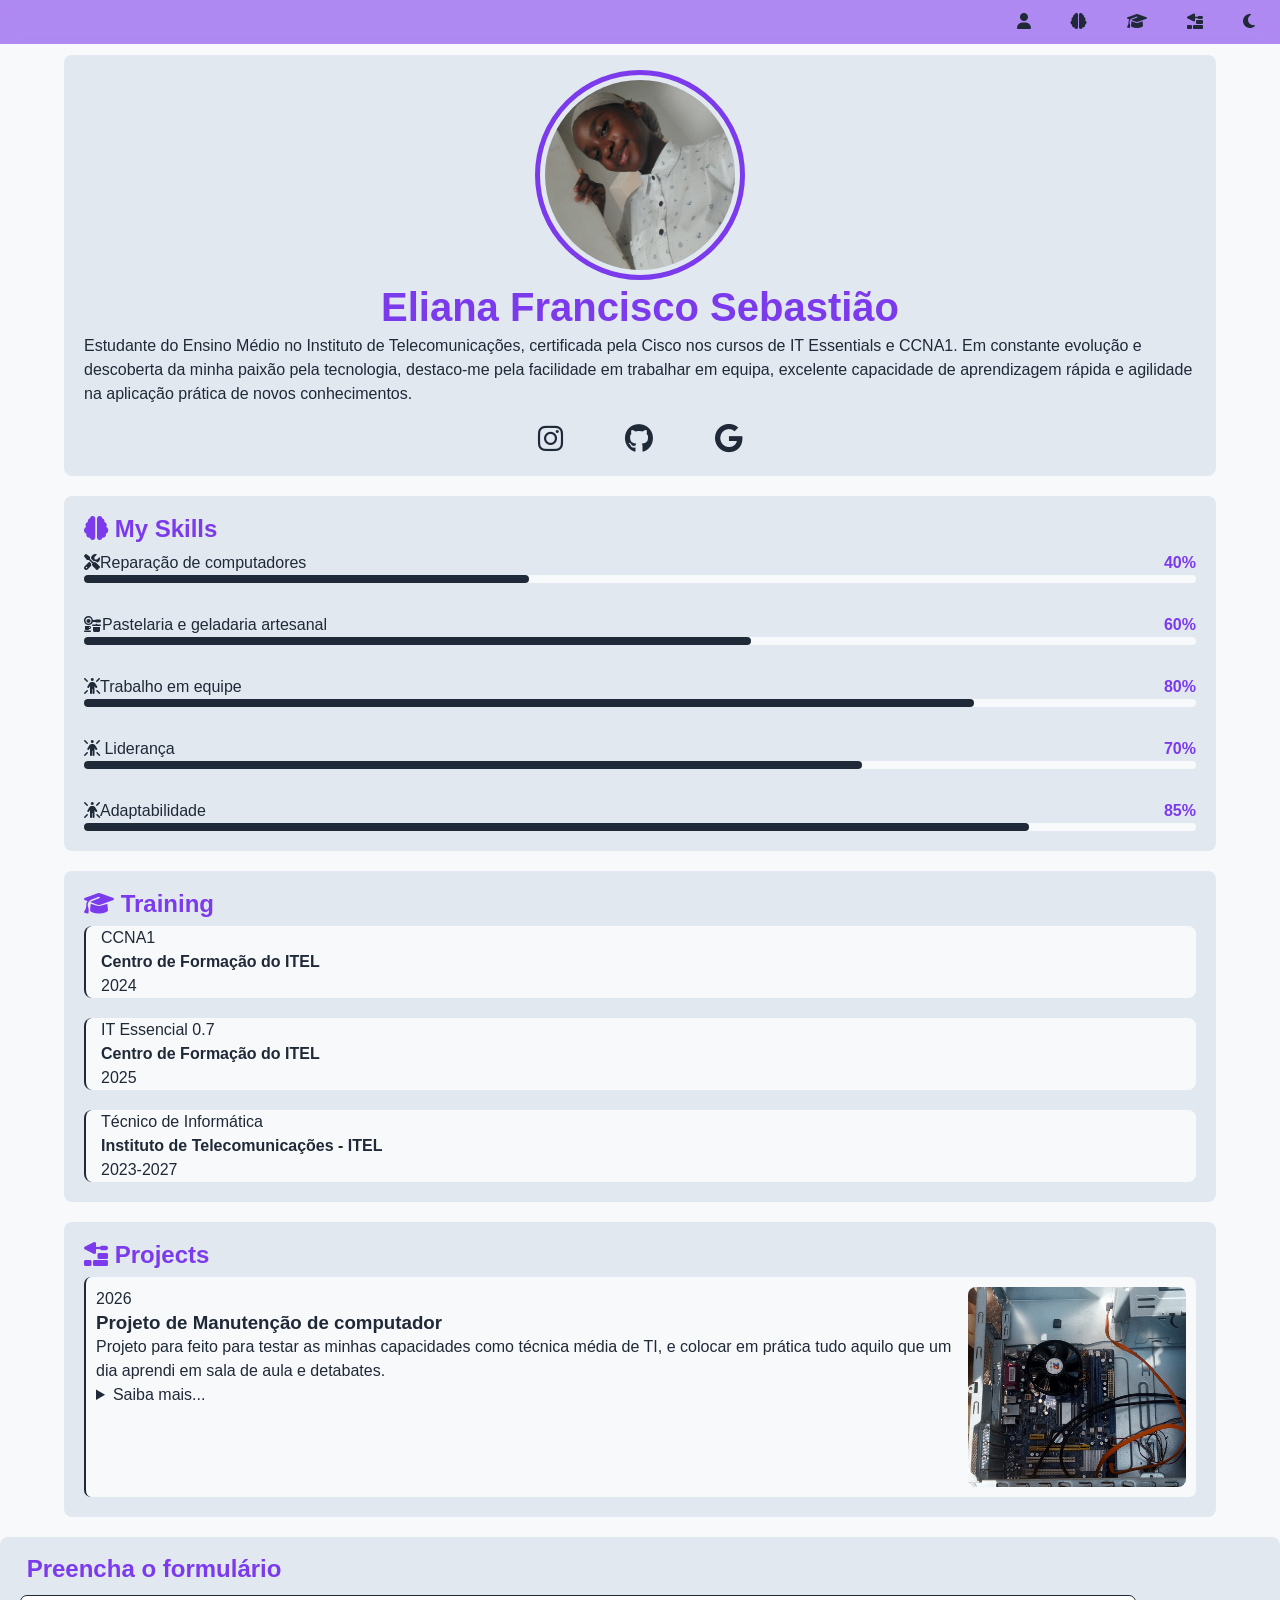
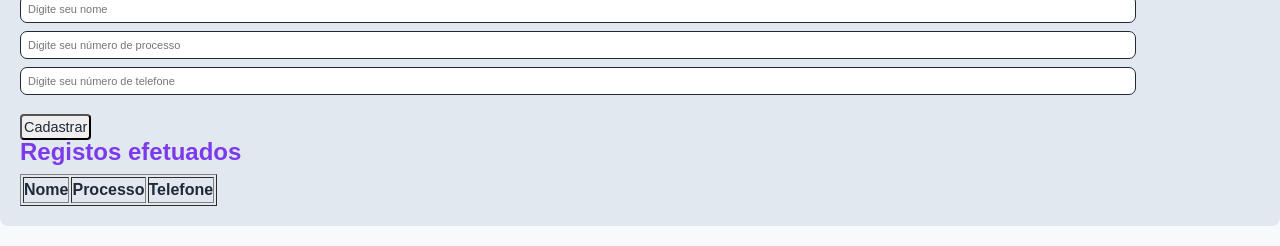
<file: index.html>
<!DOCTYPE html>
<html lang="pt-pt">
<head>
    <meta charset="UTF-8">
    <meta name="viewport" content="width=device-width, initial-scale=1.0">
    <title>Portfólio Eliana Sebastião </title>
    <link rel="stylesheet" href="https://cdnjs.cloudflare.com/ajax/libs/font-awesome/6.5.1/css/all.min.css">
    <link rel="stylesheet" href="estilos/style.css">
</head>
<body>
    <header>
<nav id="menu">
    <ul>
        <li><a href="#About"><i class="fa-solid fa-user"></i></a></li>
        <li><a href="#Skills" id="ins"> <i class="fa-solid fa-brain"></i></a></li>
        <li><a href="#Training"><i class="fa-solid fa-graduation-cap"></i></a></li>
        <li><a href="#Projects"><i class="fa-solid fa-trowel-bricks"> </i></a></li>
        <li><a href=""><i class="fa-solid fa-moon"></i></a></li>
    </ul>
</nav>
    </header>

    <main>
    <section id="About">
        <img src="imagens/IMG-20260104-WA0164.jpg" alt="Eliana Sebastião" class="foto">
        <h1 id="myname">Eliana Francisco Sebastião</h1>
        <p>Estudante do Ensino Médio no Instituto de Telecomunicações, certificada pela Cisco nos cursos de IT Essentials e CCNA1. Em constante evolução e descoberta da minha paixão pela tecnologia, destaco-me pela facilidade em trabalhar em equipa, excelente capacidade de aprendizagem rápida e agilidade na aplicação prática de novos conhecimentos. 
        </p>
        <div id="social"> 
            <a href="https://www.instagram.com/elistonia_sebastiao/" target="_blank" rel="nofollow" ><i class="fa-brands fa-instagram"></i></a>
            <a href="https://github.com/Elistonia/" target="_blank" rel="nofollow"> <i class="fa-brands fa-github"></i></a>
             <a href="mailto:eliana146.elistonia@gmail.com" target="_blank" rel="nofollow">
                 <i class="fa-brands fa-google"></i></a>
            
        </div>
    </section>
    <section id="detalhe">
        <article id="Skills">
            <h2 id="novo"> <i class="fa-solid fa-brain"></i> My Skills</h2>
        <div id="skill-cont">
            <div class="item">
                <div class="info">
                    <span class="nome"> <i class="fa-solid fa-screwdriver-wrench"></i>Reparação de computadores</span>
                    <span class="porcento"> 40% </span>
                </div>    
                    <div class="barra">
                        <div class="progresso" style="width: 40%;"></div>
                    </div>  
            </div>

             <div class="item">
                <div class="info">
                    <span class="nome"> <i class="fa-solid fa-kitchen-set"></i>Pastelaria e geladaria artesanal </span>
                    <span class="porcento"> 60% </span>
                </div>    
                    <div class="barra">
                        <div class="progresso" style="width: 60%;"></div>
                    </div>  
            </div>

            <div class="item">
                <div class="info">
                    <span class="nome"> <i class="fa-solid fa-person-rays"></i>Trabalho em equipe</span>
                    <span class="porcento"> 80% </span>
                </div>    
                    <div class="barra">
                        <div class="progresso" style="width: 80%;"></div>
                    </div>  
            </div>

             <div class="item">
                <div class="info">
                    <span class="nome"><i class="fa-solid fa-person-rays"></i> Liderança </span>
                    <span class="porcento"> 70% </span>
                </div>
                 <div class="barra">
                        <div class="progresso" style="width: 70%;"></div>
                    </div>  
                </div>

                <div class="item">
                <div class="info">
                    <span class="nome"> <i class="fa-solid fa-person-rays"></i>Adaptabilidade </span>
                    <span class="porcento"> 85% </span>
                </div>
                 <div class="barra">
                        <div class="progresso" style="width: 85%;"></div>
                    </div>  
                </div>     

             </div>
        </article><!--fim-->

        <article id="Training"><!--formação-->
            <h2> <i class="fa-solid fa-graduation-cap"></i> Training</h2>
            
            <div id="formacao">
                <div class="curso">
                     <p>Técnico de Informática </p>
                   <h4> Instituto de Telecomunicações - ITEL</h4>
                   <p>2023-2027</p>
                </div>
                <div class="curso">
                     <p>IT Essencial 0.7 </p>
                   <h4> Centro de Formação do ITEL</h4>
                   <p>2025</p>
                </div>
                <div class="curso">
                     <p>CCNA1 </p>
                   <h4> Centro de Formação do ITEL</h4>
                   <p>2024</p>
                </div>
            </div>

        </article><!--fim-->
        <article id="Projects">
            <h2> <i class="fa-solid fa-trowel-bricks"></i> Projects</h2>
            <div id="projeto">
                <div class="projeto">
                    <img src="imagens/IMG_20260410_144307_670.jpg" alt="Manutenção de computador" class="foto">
                    <div class="projeto-info">
                        <p class="periodo">2026</p>
                        <h3 class="titulo">Projeto de Manutenção de computador </h3>
                        <p>Projeto para feito para testar as minhas capacidades como técnica média de TI, e colocar em prática tudo aquilo que um dia aprendi em sala de aula e detabates. </p>
                        <details class="descricao">
                            <summary> Saiba mais... </summary>
                        </details>
                    </div>
                </div>

            </div>
            

        </article><!--fim-->

    </section>
    </main>
     <article id="Form"><!--formulario-->
            <h2> <i class="fa-solid fa-form"></i> Preencha o formulário</h2>
 <form action="/login" method="POST">
  <div>
    <input type="text" id="nome" name="nome" placeholder="Digite seu nome" required>
  </div>
  <div>   
<input type="text" id="codigo" 
  name="codigo" inputmode="numeric" minlength="5" 
  maxlength="5" 
  pattern="\d{5}" 
  title="O processo deve ser composto por 5 dígitos e têm que ser números inteiros."
  placeholder="Digite seu número de processo" 
  required >
  </div>
 <div><input type="tel" id="telefone" name="telefone" inputmode="tel" minlength="5" maxlength="15" 
  pattern="^[0-9\-\+\s\(\)]*$" title="O telefone deve ser composto por 9 dígitos e têm que ser números inteiros."
 placeholder="Digite seu número de telefone" required> </div>

  <button type="submit" id="but">Cadastrar</button></form>
  <h2>Registos efetuados</h2>
  <table border="1" id="tabela">
    <thead>
    <tr>
    <th>Nome</th>
  <th>Processo</th>
  <th>Telefone</th>
  </tr>
  
    </thead>
    <tbody>

    </tbody>
  </table>
  

  
</article><!--fim-->


<script src="scripts/prot.js"></script>
</body>
</html>
</file>
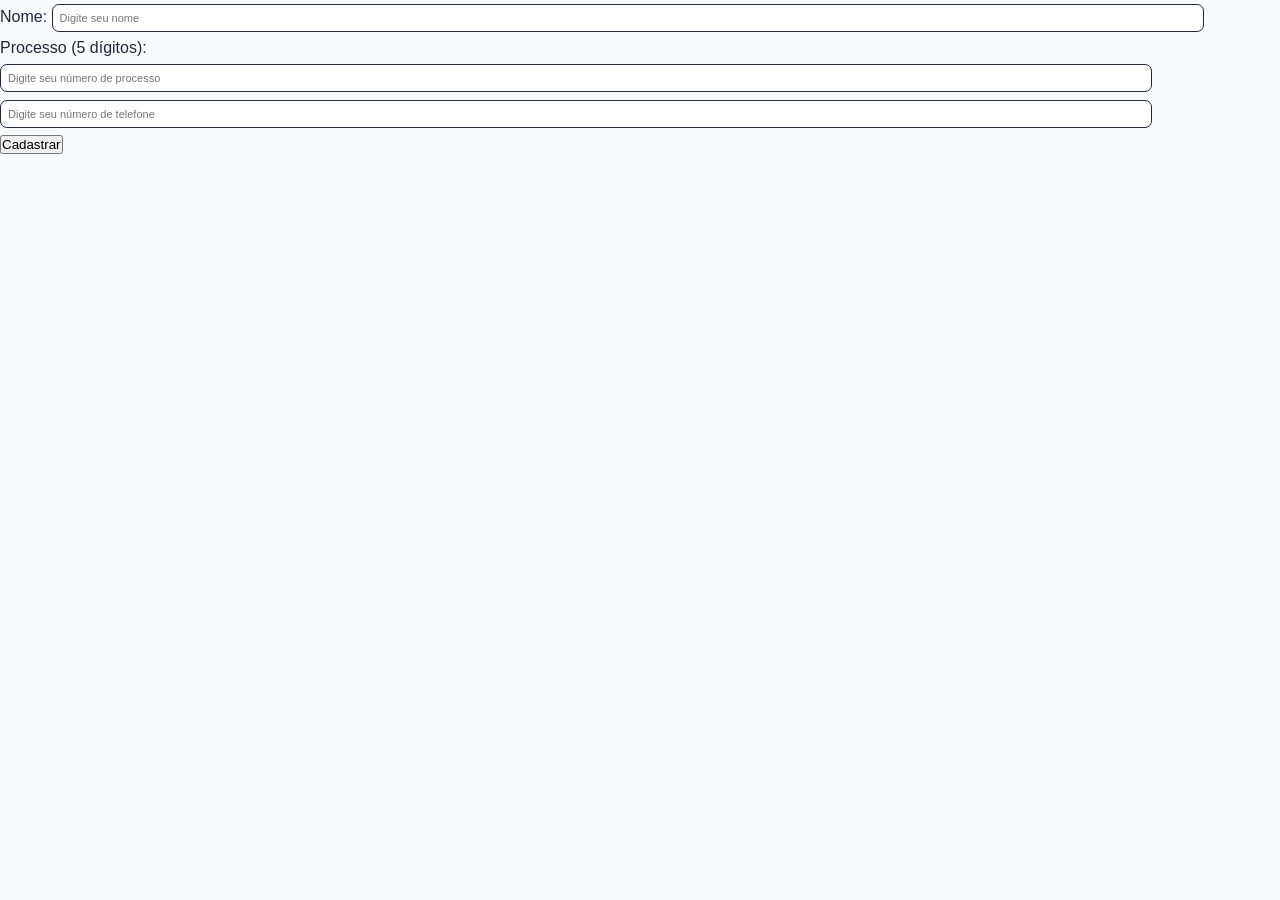
<file: Projecto formulario e API/LoginCliente.html>
<!DOCTYPE html>
<html lang="en">
<head>
    <meta charset="UTF-8">
    <meta name="viewport" content="width=device-width, initial-scale=1.0">
    <link rel="stylesheet" href="LoginCliente.css">
    <title>Document</title>
</head>
<body>
    <form action="/login" method="POST">
  <div>
    <label for="usuario">Nome:</label>
    <input type="text" id="nome" name="nome" placeholder="Digite seu nome" required>
  </div>

  <div>
    <label for="codigo">Processo (5 dígitos):</label>
<input 
  type="text" 
  id="codigo" 
  name="codigo" 
  inputmode="numeric" 
  minlength="5" 
  maxlength="5" 
  pattern="\d{5}" 
  title="O processo deve ser composto por 5 dígitos e têm que ser números inteiros."
  placeholder="Digite seu número de processo" 
  required >
  </div>
 <div>
   
    <input type="tel" id="telefone" name="telefone" 
    
  inputmode="tel" 
  minlength="5" 
  maxlength="15" 
  pattern="^[0-9\-\+\s\(\)]*$" 
  title="O telefone deve ser composto por 9 dígitos e têm que ser números inteiros."
    placeholder="Digite seu número de telefone" required>
  </div>
  <button type="submit">Cadastrar</button>
</form>
</body>
</html>
</file>
<file: estilos/style.css>
*{
  margin: 0;
  padding: 0;
  box-sizing: border-box;
}
:root{
  --fundo-principal: #f8f9fa;
  --texto: #1f2937;
  --texto-inverso:#1f2937;
  --destaque: #7c3aed;
  --destaque-inverso:#1f2937;
  --fundo-card:#e2e8f0;
}
body{
font-family: verdana, Verdana, Geneva, Tahoma, sans-serif;
line-height: 1.5em;
background-color: var(--fundo-principal);
color: var(--texto);
}

header{
  background-color: #7c3aed96;
  backdrop-filter: blur(8px);
  color: var(--texto);
  padding: 10px;
  display: flex;
  justify-content: flex-end;
  align-content: center;
  top: 0;
  position: fixed;
  width: 100%;

}
#menu ul{
list-style: none;
display: flex;
gap: 10px;
}
#menu a{
  text-decoration: none;
  color: var(--texto-inverso);
  font-weight: 600;
  padding: 12px 15px;
  border-radius: 18px;
  transition: background-color 0.5s, color 0.5s;
}
#menu a:hover{
  background-color: var(--destaque-inverso);
  color: var(--destaque);
}
main{
display: grid;
grid-template-columns: auto 90vw auto;
gap: 20px;
margin-top: 20px;

}
#About{
  background-color: var(--fundo-card);
  padding: 20px;
  border-radius: 8px;
  grid-column: 2;
  margin-top: 35px;
}
#About img.foto{
  width: 200px;
  aspect-ratio: 1/1;
  object-fit: cover;
  overflow: hidden;
  border-radius: 50%;
  outline: 5px solid var(--destaque);
  border: 5px solid var(--fundo-card);
  display: block;
  margin: auto;
  margin-bottom: 20px;
}
#About h1{
  color: var(--destaque);
  margin: 15px 0;
  font-size: 20px;
  text-align: center;
}
#social{
  display: flex;
  justify-content: center;
  align-items: center;
  font-size: 1.8em;
  gap: 2em;
  margin-top: 15px;
}
#social a{
   
  color: var(--texto-inverso);

  padding: 3px 2px;
  border-radius: 4px;
  transition: background-color 0.3s, color 0.3s;
  
}
#social a:hover{
   background-color: var(--destaque-inverso);
  color: var(--destaque);
}
#detalhe{
  grid-column: 2;
}
article{
  background-color: var(--fundo-card);
  padding: 20px;
  margin-bottom: 20px;
  border-radius: 8px;
}
article h2{
  color: var(--destaque);
  margin-bottom: 10px;
}
#skill-cont{
  display: grid;
  grid-template-columns: 1fr;
  gap: 30px;
   
}
#skill-cont .info{
  display: flex;
  justify-content: space-between;
  align-items: center; 

}

#skill-cont .porcento{
  color: var(--destaque);
  font-weight: bold;
}

#skill-cont .barra{
  width: 100%;
  height: 8px;
  background-color: var(--fundo-principal);
  border-radius: 4px;
}

#skill-cont .progresso{
  height: 100%;
  background-color: var(--destaque-inverso);
  border-radius: 4px;
}
#formacao{
  display: flex;
  flex-direction: column-reverse;
  gap: 20px;
}
#formacao .curso{
background-color: var(--fundo-principal);
border-radius: 8px;
border-left: 2px solid var(--destaque-inverso)  ;
padding-left: 15px;
transition: border-width 0.5s, border-color 0.5s;

}
#formacao .curso:hover{
  border-left-width: 15px;
  cursor: pointer;
  border-color: var(--destaque);
}
/*#formacao .instituicao{
  color: var(--destaque-inverso);
  font-size: 1.1em;
}P*/
#projeto{
display: flex;
flex-direction: column-reverse;
gap: 20px;
}
#projeto .projeto{
  display: flex;
flex-direction: column;
gap: 15px;
background-color: var(--fundo-principal);
padding: 10px;
border-radius: 7px;
border-left: 2px solid var(--destaque-inverso) ;
transition: border-width 0.5s, border-color 0.5s;
}
.projeto:hover{
   border-left-width: 15px;
  cursor: pointer;
  border-color: var(--destaque);
}
#projeto .foto{
  width: 100%;
  aspect-ratio: 16/9;
  object-fit: cover;
  overflow: hidden;
  border-radius: 8px;
}
@media screen and (min-width: 768px) {
  #projeto .projeto{
    flex-direction: row-reverse;
    justify-content: space-between;
  } 
  #projeto .projeto-info{
     max-width: 80%; 

  } 
  #projeto .foto{max-width: 20%;
  aspect-ratio: 1/1;
  max-height: 200px;} 
  #About h1{
  font-size: 40px;
 
  }
  input{
  width: 50%;             
  
}

}

/*Formulario*/


input[type="tel"], 
input[type="text"] {
  width: 90%;             
  padding: 7px 7px;     
  margin: 4px 0;           
  display: inline-block;
  border: 1px solid var(--destaque-inverso);  
  border-radius: 7px;      
  box-sizing: border-box;  
  font-size: 11px;         
  transition: 0.3s;        
}

input {
  border: 177px solid var(--destaque-inverso);
  padding: 10px;
  border-radius: 5px;
  outline: none;
  transition: border-color 0.3s, box-shadow 0.3s;
  border-left: 45px solid var(--destaque-inverso);
}

/* ERRO: Fica vermelho e PERMANECE vermelho */

input:not(:placeholder-shown):invalid {
  border-color: #ff0000;
  background-color:var(--fundo-principal);
}

/* VOLTANDO AO CAMPO: A cor muda quando o usuário clica para corrigir */
input:focus {
  border-color: var(--destaque-inverso); /* Azul para indicar edição */
  background-color: var(--fundo-principal);
  box-shadow: 0 0 5px rgba(0, 123, 255, 0.5);
}

/*  SUCESSO: Se o usuário corrigiu e saiu do campo, fica verde */
input:not(:placeholder-shown):valid {
  border: 2.5px solid  #28a745;
}
#but{
   display: flex;
  justify-content: center;
  align-items: center;
  font-size: 0.9em;
  gap: 2em;
  margin-top: 15px;

  color: var(--texto-inverso);

  padding: 3px 2px;
  border-radius: 4px;
  transition: background-color 0.3s, color 0.3s; 
  
}
form button:hover{
   background-color: var(--destaque);
   color: wheat;
}
</file>
<file: Projecto formulario e API/LoginCliente.css>
*{
  margin: 0;
  padding: 0;
  box-sizing: border-box;
}
:root{
  --fundo-principal: #f8f9fa;
  --texto: #1f2937;
  --texto-inverso:#1f2937;
  --destaque: #7c3aed;
  --destaque-inverso:#1f2937;
  --fundo-card:#e2e8f0;
}
body{
font-family: verdana, Verdana, Geneva, Tahoma, sans-serif;
line-height: 1.5em;
background-color: var(--fundo-principal);
color: var(--texto);
}

input[type="tel"], 
input[type="text"] {
  width: 90%;             
  padding: 7px 7px;     
  margin: 4px 0;           
  display: inline-block;
  border: 1px solid var(--destaque-inverso);  
  border-radius: 7px;      
  box-sizing: border-box;  
  font-size: 11px;         
  transition: 0.3s;        
}
/* 
input:required:invalid {
  border-left: 5px solid var(--destaque-inverso); 
}

/* Quando o usuário digitou algo que não segue o padrão (pattern) 
input:focus:invalid {
  border: 2px solid red; 
  background-color: var(--fundo-principal);
}

input:valid {
  border: 3px solid #28a745; 
}*/
/* 1. Estilo padrão do input */
input {
  border: 2px solid var(--destaque-inverso);
  padding: 10px;
  border-radius: 5px;
  outline: none;
  transition: border-color 0.3s, box-shadow 0.3s;
  border-left: 45px solid var(--destaque-inverso);
}

/* 2. ERRO: Fica vermelho e PERMANECE vermelho */
/* O :not(:placeholder-shown) garante que não comece vermelho quando vazio */
input:not(:placeholder-shown):invalid {
  border-color: #ff0000;
  background-color:var(--fundo-principal);
}

/* 3. VOLTANDO AO CAMPO: A cor muda quando o usuário clica para corrigir */
input:focus {
  border-color: var(--destaque-inverso); /* Azul para indicar edição */
  background-color: var(--fundo-principal);
  box-shadow: 0 0 5px rgba(0, 123, 255, 0.5);
}

/* 4. SUCESSO: Se o usuário corrigiu e saiu do campo, fica verde */
input:not(:placeholder-shown):valid {
  border: 2.5px solid  #28a745;
}
</file>
